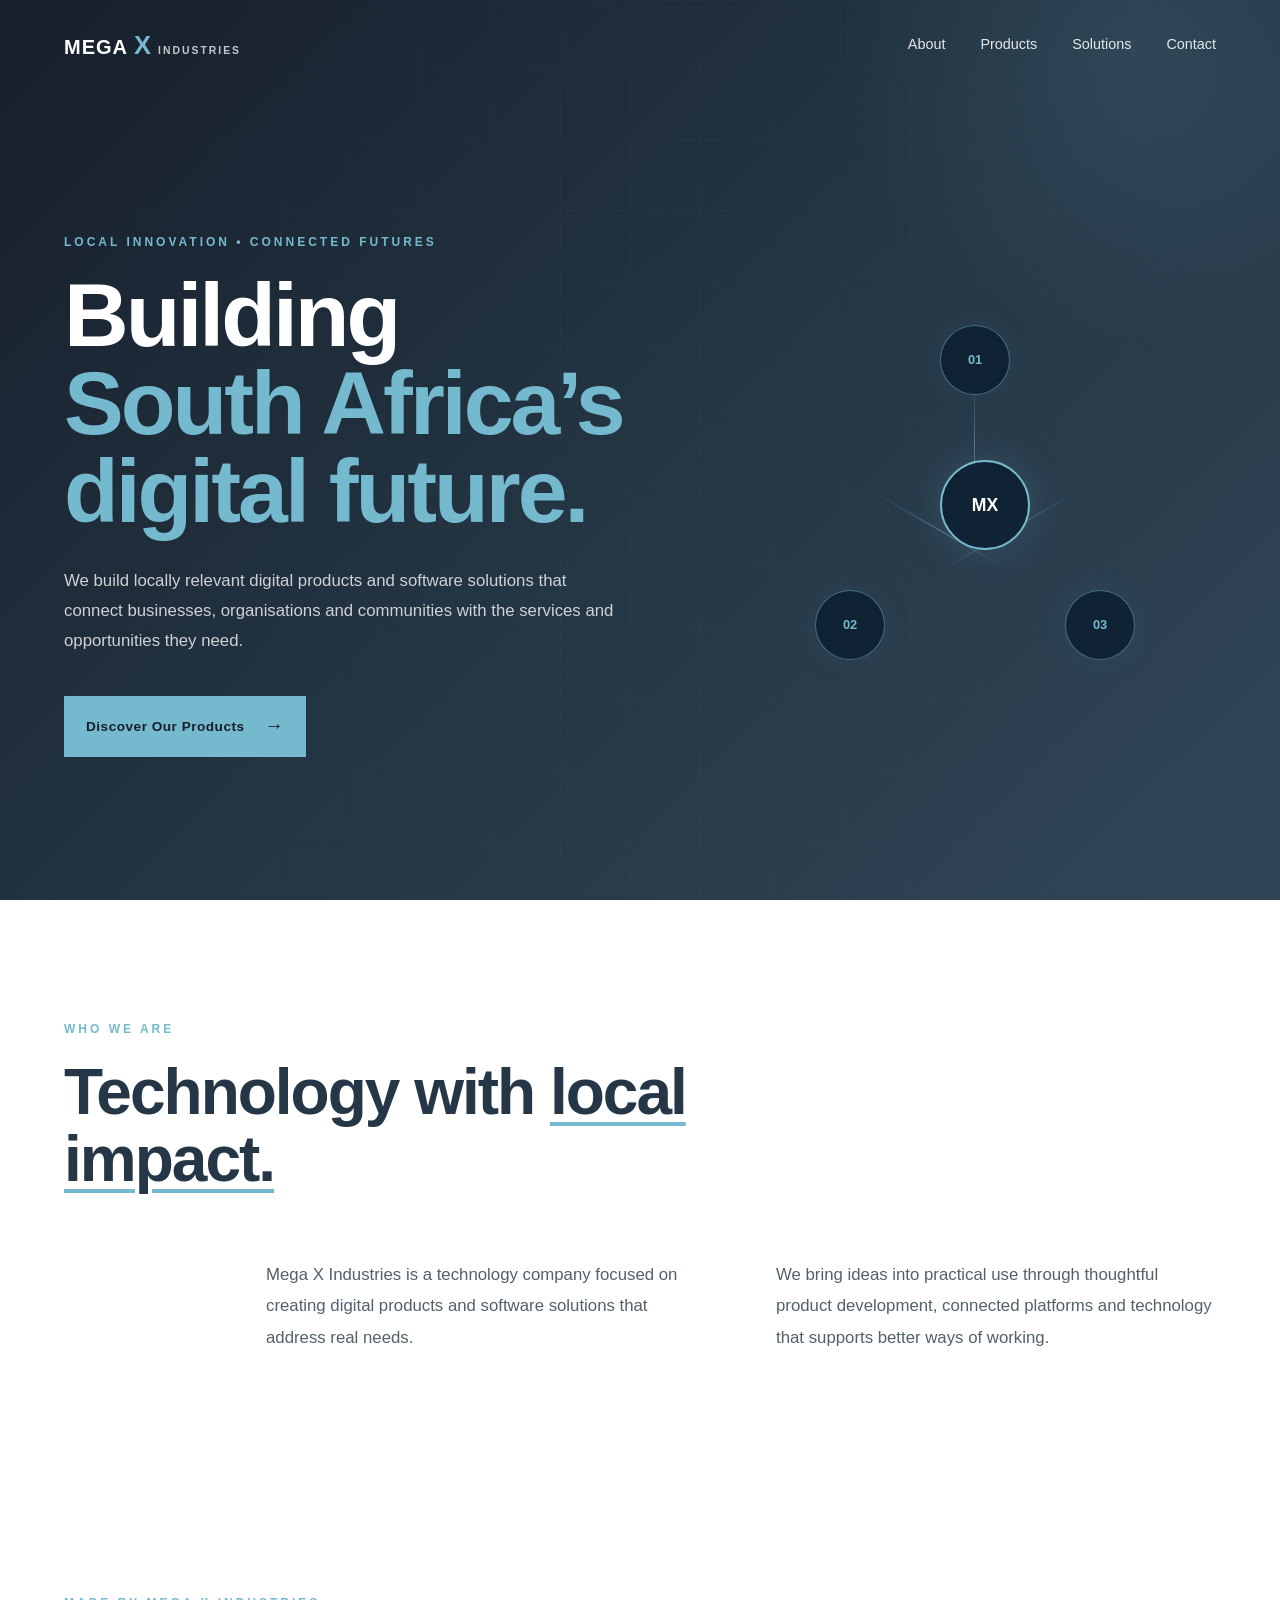
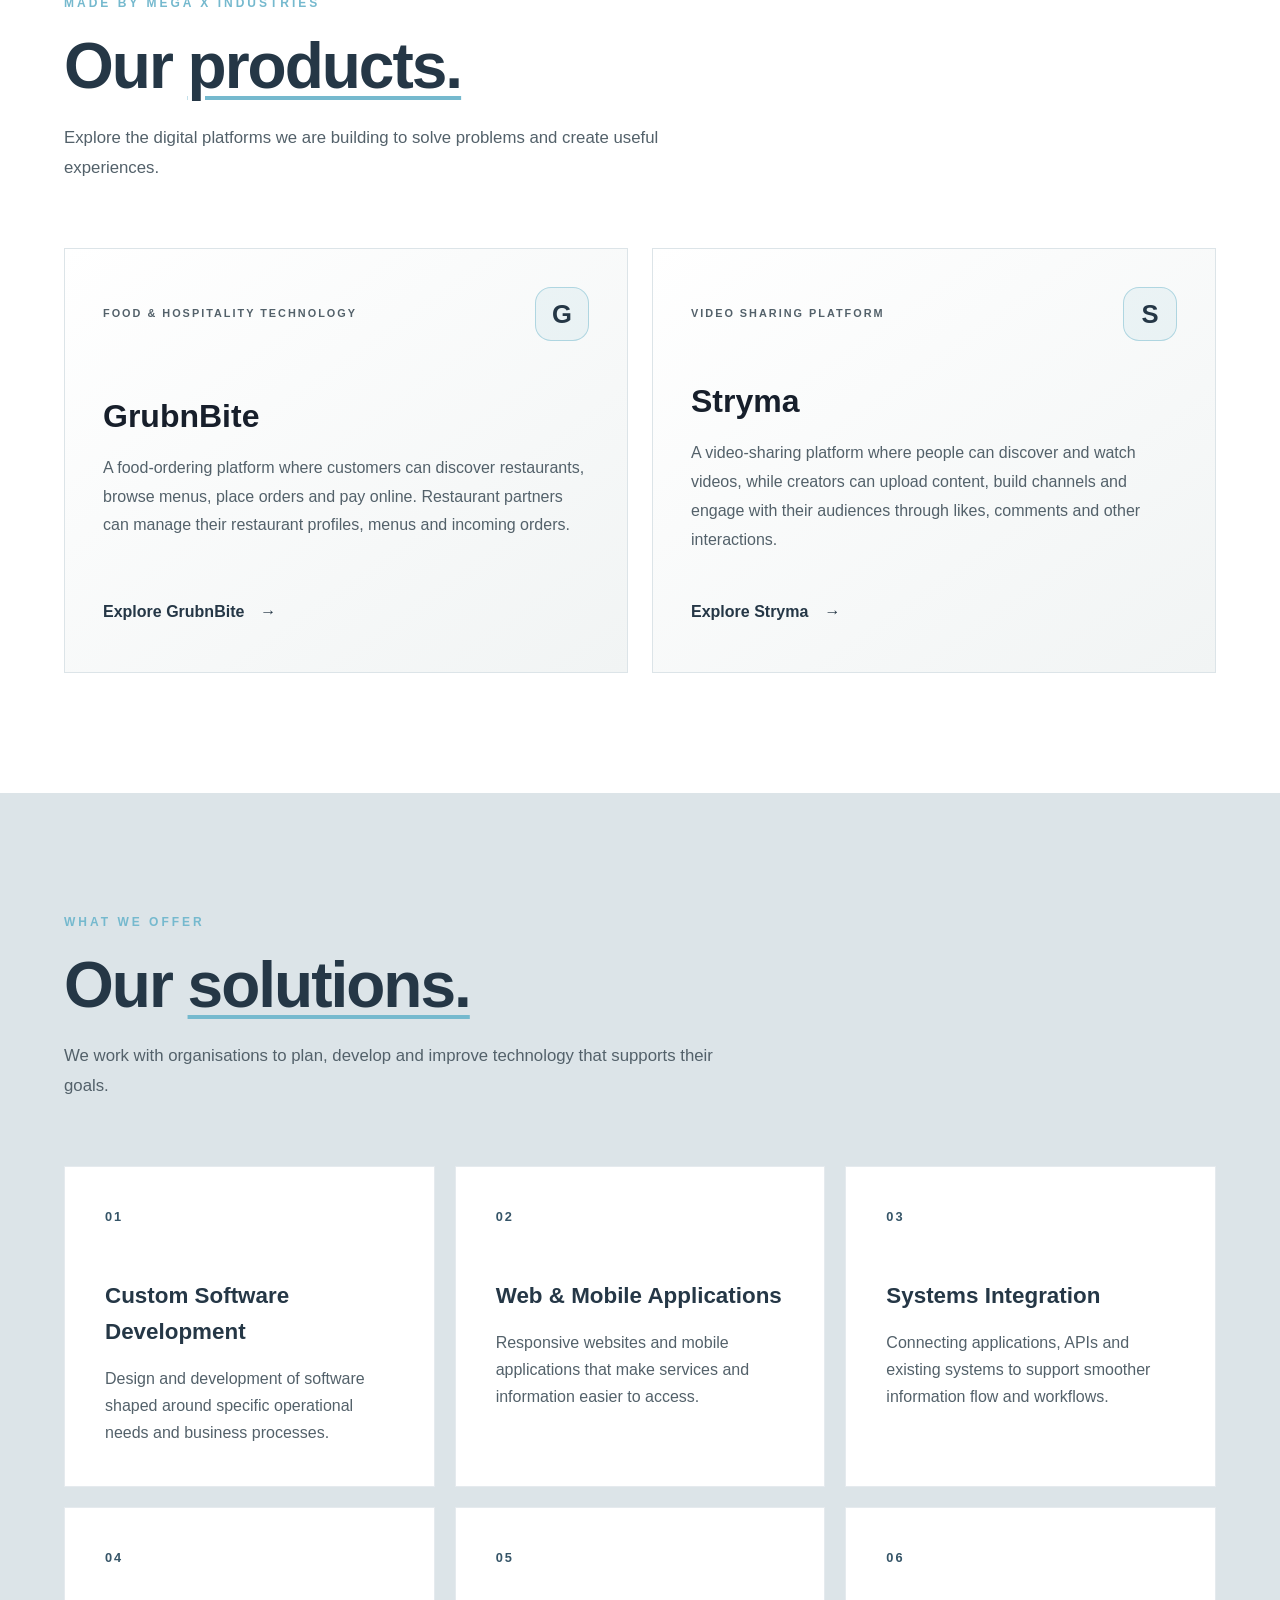
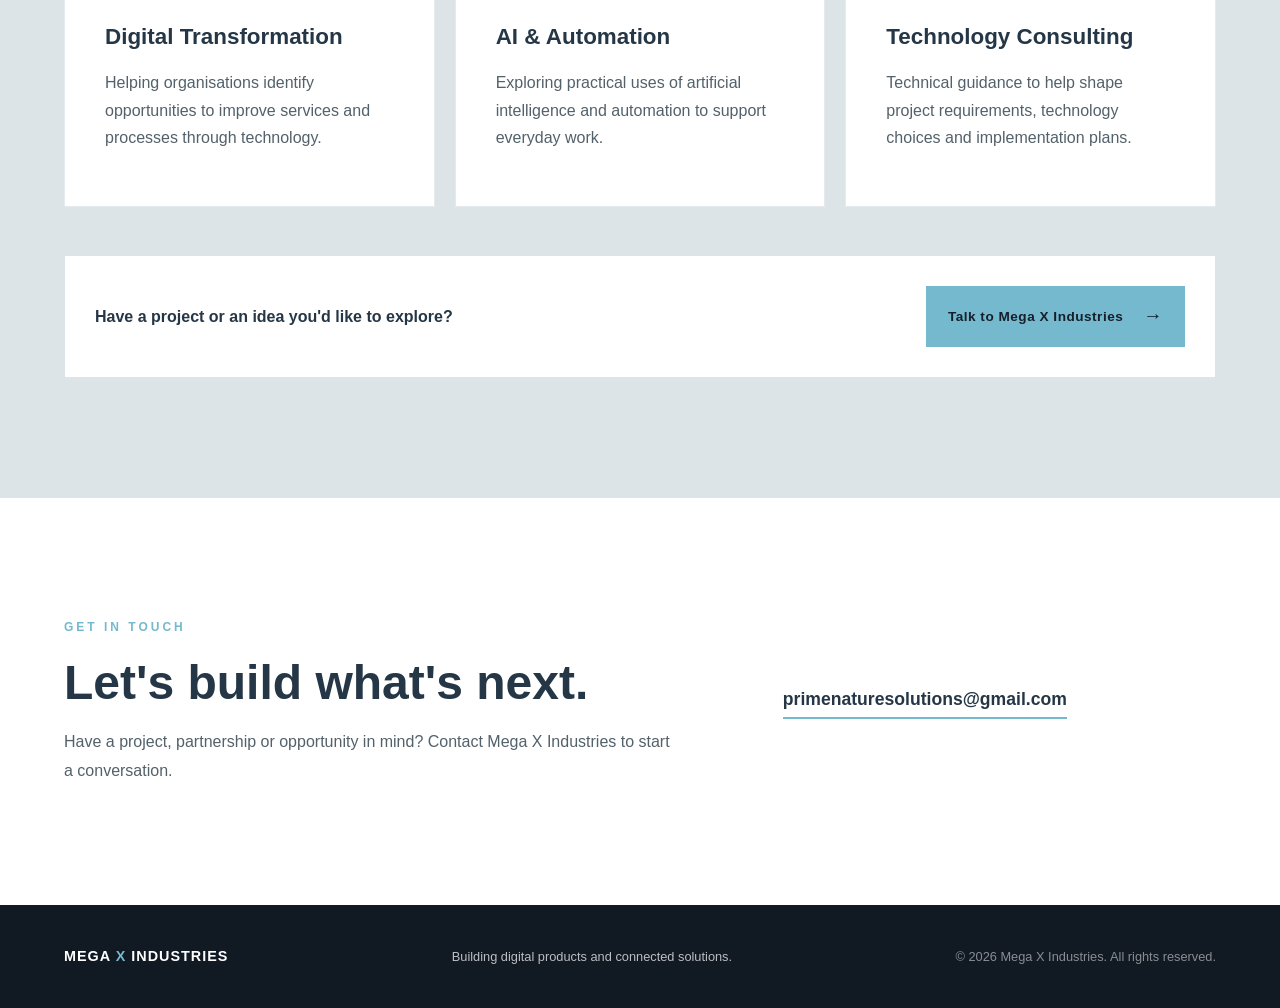
<file: index.html>
<!doctype html>
<html lang="en">
  <head>
    <meta charset="UTF-8" />
    <meta name="viewport" content="width=device-width, initial-scale=1.0" />
    <meta name="description" content="Mega X Industries builds digital products and software solutions for businesses, organisations and people." />
    <meta name="theme-color" content="#171F2B" />
    <title>Mega X Industries | Digital Products &amp; Software Solutions</title>
    <link rel="stylesheet" href="css/style.css" />
    <link rel="stylesheet" href="css/products.css" />
  </head>
  <body>
    <a class="skip-link" href="#main-content">Skip to content</a>

    <header class="navbar">
      <div class="container navbar-content">
        <a href="index.html" class="logo" aria-label="Mega X Industries home">
          <span class="logo-mega">MEGA</span><span class="logo-x">X</span><span class="logo-industries">INDUSTRIES</span>
        </a>
        <nav class="navigation" id="primary-navigation" aria-label="Main navigation">
          <a href="#about">About</a>
          <a href="#products">Products</a>
          <a href="#solutions">Solutions</a>
          <a href="#contact">Contact</a>
        </nav>
        <button class="mobile-menu-button" type="button" aria-controls="primary-navigation" aria-expanded="false" aria-label="Open navigation menu">
          <span aria-hidden="true">☰</span>
        </button>
      </div>
    </header>

    <main id="main-content">
      <section class="hero">
        <div class="hero-pattern" aria-hidden="true"></div>
        <div class="container hero-content">
          <div class="hero-text">
            <p class="eyebrow">LOCAL INNOVATION • CONNECTED FUTURES</p>
            <h1>Building <span>South Africa’s digital future.</span></h1>
            <p class="hero-description">
              We build locally relevant digital products and software solutions that
              connect businesses, organisations and communities with the services
              and opportunities they need.
            </p>
            <a href="#products" class="primary-button">Discover Our Products <span aria-hidden="true">→</span></a>
          </div>
          <div class="hero-visual" aria-hidden="true">
            <div class="network">
              <div class="network-line line-one"></div>
              <div class="network-line line-two"></div>
              <div class="network-line line-three"></div>
              <div class="network-node node-center"><span>MX</span></div>
              <div class="network-node node-one"><span>01</span></div>
              <div class="network-node node-two"><span>02</span></div>
              <div class="network-node node-three"><span>03</span></div>
            </div>
          </div>
        </div>
      </section>

      <section class="about section" id="about">
        <div class="container">
          <div class="section-heading">
            <p class="eyebrow">WHO WE ARE</p>
            <h2>Technology with <span>local impact.</span></h2>
          </div>
          <div class="about-content">
            <p>Mega X Industries is a technology company focused on creating digital products and software solutions that address real needs.</p>
            <p>We bring ideas into practical use through thoughtful product development, connected platforms and technology that supports better ways of working.</p>
          </div>
        </div>
      </section>

      <section class="products section" id="products">
        <div class="container">
          <div class="section-heading">
            <p class="eyebrow">MADE BY MEGA X INDUSTRIES</p>
            <h2>Our <span>products.</span></h2>
            <p class="section-intro">Explore the digital platforms we are building to solve problems and create useful experiences.</p>
          </div>

          <div class="product-grid">
            <article class="product-card product-card-grubnbite">
              <div class="product-card-top">
                <span class="product-category">FOOD &amp; HOSPITALITY TECHNOLOGY</span>
                <span class="product-symbol" aria-hidden="true">G</span>
              </div>
              <div>
                <h3>GrubnBite</h3>
                <p>A food-ordering platform where customers can discover restaurants, browse menus, place orders and pay online. Restaurant partners can manage their restaurant profiles, menus and incoming orders.</p>
              </div>
              <a class="product-link" href="https://grubnbite.com/" target="_blank" rel="noopener noreferrer">Explore GrubnBite <span aria-hidden="true">→</span></a>
            </article>

            <article class="product-card product-card-stryma">
              <div class="product-card-top">
                <span class="product-category">VIDEO SHARING PLATFORM</span>
                <span class="product-symbol" aria-hidden="true">S</span>
              </div>
              <div>
                <h3>Stryma</h3>
                <p>A video-sharing platform where people can discover and watch videos, while creators can upload content, build channels and engage with their audiences through likes, comments and other interactions.</p>
              </div>
              <a class="product-link" href="https://stryma-website.onrender.com/" target="_blank" rel="noopener noreferrer">Explore Stryma <span aria-hidden="true">→</span></a>
            </article>
          </div>
        </div>
      </section>

      <section class="services section" id="solutions">
        <div class="container">
          <div class="section-heading">
            <p class="eyebrow">WHAT WE OFFER</p>
            <h2>Our <span>solutions.</span></h2>
            <p class="section-intro">We work with organisations to plan, develop and improve technology that supports their goals.</p>
          </div>
          <div class="service-grid">
            <article class="service-card">
              <div class="service-number">01</div>
              <h3>Custom Software Development</h3>
              <p>Design and development of software shaped around specific operational needs and business processes.</p>
            </article>
            <article class="service-card">
              <div class="service-number">02</div>
              <h3>Web &amp; Mobile Applications</h3>
              <p>Responsive websites and mobile applications that make services and information easier to access.</p>
            </article>
            <article class="service-card">
              <div class="service-number">03</div>
              <h3>Systems Integration</h3>
              <p>Connecting applications, APIs and existing systems to support smoother information flow and workflows.</p>
            </article>
            <article class="service-card">
              <div class="service-number">04</div>
              <h3>Digital Transformation</h3>
              <p>Helping organisations identify opportunities to improve services and processes through technology.</p>
            </article>
            <article class="service-card">
              <div class="service-number">05</div>
              <h3>AI &amp; Automation</h3>
              <p>Exploring practical uses of artificial intelligence and automation to support everyday work.</p>
            </article>
            <article class="service-card">
              <div class="service-number">06</div>
              <h3>Technology Consulting</h3>
              <p>Technical guidance to help shape project requirements, technology choices and implementation plans.</p>
            </article>
          </div>
          <div class="solutions-cta">
            <p>Have a project or an idea you'd like to explore?</p>
            <a href="#contact" class="primary-button">Talk to Mega X Industries <span aria-hidden="true">→</span></a>
          </div>
        </div>
      </section>

      <section class="contact section" id="contact">
        <div class="container">
          <div class="contact-content">
            <div>
              <p class="eyebrow">GET IN TOUCH</p>
              <h2>Let's build what's next.</h2>
              <p>Have a project, partnership or opportunity in mind? Contact Mega X Industries to start a conversation.</p>
            </div>
            <div class="contact-details">
              <a href="mailto:primenaturesolutions@gmail.com">primenaturesolutions@gmail.com</a>
            </div>
          </div>
        </div>
      </section>
    </main>

    <footer class="footer">
      <div class="container footer-content">
        <div class="footer-logo">MEGA <span>X</span> INDUSTRIES</div>
        <p>Building digital products and connected solutions.</p>
        <p class="copyright">© 2026 Mega X Industries. All rights reserved.</p>
      </div>
    </footer>
    <script src="js/script.js"></script>
  </body>
</html>
</file>
<file: css/style.css>
/* =========================================
   MEGA X INDUSTRIES
   Main Stylesheet
========================================= */

:root {
    --navy: #171F2B;
    --deep-blue: #253746;
    --blue: #304657;
    --soft-cyan: #75B9CE;
    --cyan: var(--soft-cyan);
    --silver-mist: #DCE4E8;
    --cloud-white: #F1F4F4;
    --light-cyan: var(--silver-mist);
    --white: #FFFFFF;
    --light-gray: #DCE4E8;
    --gray: #53616A;
    --dark-text: #253746;
    --border-light: rgba(255, 255, 255, 0.12);
    --container-width: 1200px;
    --transition: 0.3s ease;
}

* {
    margin: 0;
    padding: 0;
    box-sizing: border-box;
}

html {
    scroll-behavior: smooth;
    scroll-padding-top: 24px;
}

body {
    font-family: "Segoe UI", Arial, Helvetica, sans-serif;
    background-color: #F1F4F4;
    color: var(--dark-text);
    line-height: 1.6;
}

a {
    text-decoration: none;
    color: inherit;
}

a:focus-visible,
button:focus-visible {
    outline: 3px solid var(--cyan);
    outline-offset: 4px;
}

img {
    max-width: 100%;
    display: block;
}

.skip-link {
    position: fixed;
    top: 12px;
    left: 12px;
    z-index: 1000;
    padding: 10px 16px;
    transform: translateY(-160%);
    background: var(--white);
    color: var(--navy);
    font-weight: 700;
}

.skip-link:focus {
    transform: translateY(0);
}

.container {
    width: min(90%, var(--container-width));
    margin: 0 auto;
}

/* Navigation */
.navbar {
    position: absolute;
    top: 0;
    left: 0;
    width: 100%;
    z-index: 100;
}

.navbar-content {
    min-height: 90px;
    display: flex;
    align-items: center;
    justify-content: space-between;
    gap: 24px;
}

.logo {
    display: flex;
    align-items: baseline;
    gap: 6px;
    flex-shrink: 0;
    font-weight: 800;
    letter-spacing: 1px;
}

.logo-mega {
    color: var(--white);
    font-size: 1.25rem;
}

.logo-x {
    color: var(--cyan);
    font-size: 1.6rem;
}

.logo-industries {
    color: rgba(255, 255, 255, 0.75);
    font-size: 0.65rem;
    letter-spacing: 2px;
}

.navigation {
    display: flex;
    align-items: center;
    gap: 35px;
}

.navigation a {
    position: relative;
    color: rgba(255, 255, 255, 0.88);
    font-size: 0.9rem;
    font-weight: 500;
    transition: var(--transition);
}

.navigation a::after {
    content: "";
    position: absolute;
    left: 0;
    bottom: -8px;
    width: 0;
    height: 2px;
    background-color: var(--cyan);
    transition: var(--transition);
}

.navigation a:hover {
    color: var(--white);
}

.navigation a:hover::after {
    width: 100%;
}

.mobile-menu-button {
    display: none;
    align-items: center;
    justify-content: center;
    min-width: 44px;
    min-height: 44px;
    padding: 8px 12px;
    border: 1px solid var(--border-light);
    border-radius: 4px;
    background: transparent;
    color: var(--white);
    font-size: 1.4rem;
    line-height: 1;
    cursor: pointer;
}

/* Hero */
.hero {
    position: relative;
    min-height: 100vh;
    display: flex;
    align-items: center;
    overflow: hidden;
    background: linear-gradient(135deg, var(--navy) 0%, var(--deep-blue) 55%, var(--blue) 100%);
    color: var(--white);
}

.hero::before {
    content: "";
    position: absolute;
    width: 600px;
    height: 600px;
    top: -250px;
    right: -150px;
    border-radius: 50%;
    background: radial-gradient(circle, rgba(117, 185, 206, 0.12), transparent 70%);
    pointer-events: none;
}

.hero-pattern {
    position: absolute;
    inset: 0;
    opacity: 0.12;
    background-image:
        linear-gradient(rgba(117, 185, 206, 0.3) 1px, transparent 1px),
        linear-gradient(90deg, rgba(117, 185, 206, 0.3) 1px, transparent 1px);
    background-size: 70px 70px;
    mask-image: linear-gradient(to right, transparent, black 55%, transparent);
    pointer-events: none;
}

.hero-content {
    position: relative;
    z-index: 2;
    display: grid;
    grid-template-columns: 1.1fr 0.9fr;
    gap: 80px;
    align-items: center;
    padding-top: 90px;
}

.eyebrow {
    color: var(--cyan);
    font-size: 0.75rem;
    font-weight: 700;
    letter-spacing: 3px;
    margin-bottom: 20px;
}

.hero h1 {
    max-width: 700px;
    font-size: clamp(3.2rem, 7vw, 6.2rem);
    line-height: 0.98;
    letter-spacing: -3px;
    margin-bottom: 30px;
}

.hero h1 span {
    display: block;
    color: var(--cyan);
}

.hero-description {
    max-width: 560px;
    color: rgba(255, 255, 255, 0.78);
    font-size: 1.05rem;
    line-height: 1.8;
    margin-bottom: 40px;
}

.primary-button {
    display: inline-flex;
    align-items: center;
    gap: 20px;
    min-height: 48px;
    padding: 15px 22px;
    background-color: var(--cyan);
    color: var(--navy);
    font-size: 0.85rem;
    font-weight: 700;
    letter-spacing: 0.5px;
    transition: var(--transition);
}

.primary-button span {
    font-size: 1.2rem;
    transition: var(--transition);
}

.primary-button:hover {
    background-color: var(--light-cyan);
    transform: translateY(-3px);
}

.primary-button:hover span {
    transform: translateX(5px);
}

/* Hero network graphic */
.hero-visual {
    min-height: 500px;
    display: flex;
    align-items: center;
    justify-content: center;
}

.network {
    position: relative;
    width: 400px;
    height: 400px;
}

.network-node {
    position: absolute;
    width: 70px;
    height: 70px;
    display: flex;
    align-items: center;
    justify-content: center;
    border: 1px solid rgba(117, 185, 206, 0.5);
    border-radius: 50%;
    color: var(--cyan);
    font-size: 0.8rem;
    font-weight: 700;
    background: rgba(7, 27, 44, 0.75);
    backdrop-filter: blur(8px);
    box-shadow: 0 0 30px rgba(117, 185, 206, 0.08);
}

.node-center {
    top: 165px;
    left: 165px;
    width: 90px;
    height: 90px;
    border: 2px solid var(--cyan);
    color: var(--white);
    font-size: 1.1rem;
    box-shadow: 0 0 40px rgba(117, 185, 206, 0.2);
}

.node-one {
    top: 30px;
    left: 165px;
}

.node-two {
    bottom: 35px;
    left: 40px;
}

.node-three {
    bottom: 35px;
    right: 40px;
}

.network-line {
    position: absolute;
    height: 1px;
    background: linear-gradient(90deg, transparent, var(--cyan), transparent);
    opacity: 0.5;
    transform-origin: center;
}

.line-one {
    width: 135px;
    top: 150px;
    left: 132px;
    transform: rotate(90deg);
}

.line-two {
    width: 150px;
    top: 235px;
    left: 90px;
    transform: rotate(30deg);
}

.line-three {
    width: 150px;
    top: 235px;
    right: 90px;
    transform: rotate(-30deg);
}

/* Shared sections */
.section {
    padding: 120px 0;
}

.section-heading {
    max-width: 750px;
    margin-bottom: 65px;
}

.section-heading h2 {
    font-size: clamp(2.4rem, 5vw, 4rem);
    line-height: 1.05;
    letter-spacing: -2px;
}

.section-heading h2 span {
    color: var(--deep-blue);
    text-decoration: underline;
    text-decoration-color: var(--soft-cyan);
    text-decoration-thickness: 4px;
    text-underline-offset: 8px;
}

/* About */
.about {
    background-color: var(--white);
}

.about-content {
    display: grid;
    grid-template-columns: 1fr 1fr;
    gap: 70px;
    max-width: 950px;
    margin-left: auto;
}

.about-content p {
    color: var(--gray);
    font-size: 1.05rem;
    line-height: 1.9;
}

/* Services */
.services {
    background-color: var(--light-gray);
}

.service-grid {
    display: grid;
    grid-template-columns: repeat(3, minmax(0, 1fr));
    gap: 20px;
}

.service-card {
    position: relative;
    padding: 40px;
    min-height: 300px;
    background-color: var(--white);
    border: 1px solid #e5eaee;
    transition: var(--transition);
}

.service-card:hover {
    transform: translateY(-8px);
    border-color: var(--cyan);
    box-shadow: 0 20px 50px rgba(7, 27, 44, 0.08);
}

.service-number {
    color: #365568;
    font-size: 0.8rem;
    font-weight: 700;
    letter-spacing: 2px;
    margin-bottom: 50px;
}

.service-card h3 {
    font-size: 1.4rem;
    margin-bottom: 15px;
}

.service-card p {
    color: var(--gray);
    line-height: 1.7;
}

/* Contact */
.contact {
    background-color: var(--white);
}

.contact-content {
    display: grid;
    grid-template-columns: 1fr 0.7fr;
    gap: 100px;
    align-items: center;
}

.contact-content h2 {
    margin-bottom: 18px;
    font-size: clamp(2rem, 4vw, 3rem);
    line-height: 1.1;
}

.contact-content > div:first-child > p:last-child {
    max-width: 620px;
    color: var(--gray);
    line-height: 1.8;
}

.contact-details a {
    display: inline-block;
    overflow-wrap: anywhere;
    color: var(--deep-blue);
    font-size: 1.1rem;
    font-weight: 700;
    border-bottom: 2px solid var(--cyan);
    padding-bottom: 4px;
    transition: var(--transition);
}

.contact-details a:hover {
    color: #365568;
}

/* Footer */
.footer {
    padding: 40px 0;
    background-color: #111923;
    color: rgba(255, 255, 255, 0.72);
}

.footer-content {
    display: flex;
    align-items: center;
    justify-content: space-between;
    gap: 30px;
}

.footer-logo {
    color: var(--white);
    font-size: 0.9rem;
    font-weight: 800;
    letter-spacing: 1px;
}

.footer-logo span {
    color: var(--cyan);
}

.footer-content p {
    font-size: 0.8rem;
}

.copyright {
    opacity: 0.7;
}

/* Responsive layout */
@media (max-width: 900px) {
    .hero-content {
        grid-template-columns: 1fr;
        gap: 20px;
        padding-top: 130px;
    }

    .hero-visual {
        min-height: 350px;
    }

    .network {
        transform: scale(0.8);
    }

    .about-content {
        grid-template-columns: 1fr;
        gap: 30px;
        margin-left: 0;
    }

    .service-grid {
        grid-template-columns: repeat(2, minmax(0, 1fr));
    }

    .contact-content {
        grid-template-columns: 1fr;
        gap: 40px;
    }
}

@media (max-width: 600px) {
    .navbar-content {
        min-height: 75px;
    }

    .logo-industries {
        display: none;
    }

    .mobile-menu-button {
        display: inline-flex;
    }

    .navigation {
        flex-wrap: wrap;
        justify-content: flex-end;
        gap: 12px 18px;
    }

    .navbar.mobile-menu-ready .navigation {
        position: absolute;
        top: 100%;
        right: 0;
        display: none;
        flex-direction: column;
        align-items: stretch;
        gap: 0;
        width: min(260px, 90vw);
        padding: 8px 0;
        border: 1px solid var(--border-light);
        background: var(--navy);
        box-shadow: 0 12px 28px rgba(0, 0, 0, 0.25);
    }

    .navbar.mobile-menu-ready .navigation.navigation-open {
        display: flex;
    }

    .navigation a {
        display: block;
        padding: 10px 0;
        font-size: 0.8rem;
    }

    .navbar.mobile-menu-ready .navigation a {
        padding: 12px 18px;
        font-size: 0.9rem;
    }

    .navigation a::after {
        display: none;
    }

    .hero h1 {
        font-size: 3.2rem;
        letter-spacing: -2px;
    }

    .hero-description {
        font-size: 0.95rem;
    }

    .section {
        padding: 80px 0;
    }

    .section-heading {
        margin-bottom: 45px;
    }

    .section-heading h2 {
        font-size: 2.5rem;
    }

    .service-grid {
        grid-template-columns: 1fr;
    }

    .service-card {
        min-height: auto;
        padding: 30px;
    }

    .footer-content {
        flex-direction: column;
        align-items: flex-start;
    }

    .hero-visual {
        min-height: 300px;
    }

    .network {
        transform: scale(0.65);
    }
}

@media (prefers-reduced-motion: reduce) {
    *,
    *::before,
    *::after {
        scroll-behavior: auto !important;
        transition-duration: 0.01ms !important;
        animation-duration: 0.01ms !important;
        animation-iteration-count: 1 !important;
    }
}


/* Scroll reveal enhancement (content remains visible without JavaScript support). */
.section-hidden {
    opacity: 0;
    transform: translateY(24px);
    transition: opacity 0.6s ease, transform 0.6s ease;
}

.section-visible {
    opacity: 1;
    transform: translateY(0);
}

@media (prefers-reduced-motion: reduce) {
    .section-hidden,
    .section-visible {
        opacity: 1;
        transform: none;
        transition: none;
    }
}
</file>
<file: css/products.css>
/* Product cards and the Our Products section */
.section-intro {
    max-width: 680px;
    margin-top: 22px;
    color: var(--gray);
    font-size: 1.05rem;
    line-height: 1.8;
}

.products {
    background: var(--white);
}

.product-grid {
    display: grid;
    grid-template-columns: repeat(2, minmax(0, 1fr));
    gap: 24px;
}

.product-card {
    min-height: 350px;
    display: flex;
    flex-direction: column;
    justify-content: space-between;
    gap: 35px;
    padding: 38px;
    border: 1px solid #DCE4E8;
    background: linear-gradient(145deg, #FFFFFF, #F1F4F4);
    transition: var(--transition);
}

.product-card:hover {
    transform: translateY(-7px);
    border-color: var(--cyan);
    box-shadow: 0 20px 50px rgba(7, 27, 44, 0.08);
}

.product-card-top {
    display: flex;
    align-items: center;
    justify-content: space-between;
    gap: 16px;
}

.product-category {
    color: var(--gray);
    font-size: 0.68rem;
    font-weight: 700;
    letter-spacing: 2px;
}

.product-symbol {
    width: 54px;
    height: 54px;
    display: grid;
    place-items: center;
    flex-shrink: 0;
    border: 1px solid rgba(117, 185, 206, 0.5);
    border-radius: 16px;
    color: var(--deep-blue);
    background: rgba(117, 185, 206, 0.1);
    font-size: 1.6rem;
    font-weight: 800;
}

.product-card h3 {
    margin-bottom: 12px;
    color: var(--navy);
    font-size: 2rem;
}

.product-card p {
    max-width: 520px;
    color: var(--gray);
    line-height: 1.8;
}

.product-link {
    display: inline-flex;
    align-items: center;
    gap: 16px;
    width: fit-content;
    min-height: 44px;
    color: var(--deep-blue);
    font-weight: 700;
}

.product-link span {
    color: #253746;
    transition: var(--transition);
}

.product-link:hover span {
    transform: translateX(5px);
}

.solutions-cta {
    display: flex;
    align-items: center;
    justify-content: space-between;
    gap: 24px;
    margin-top: 48px;
    padding: 30px;
    background: var(--white);
    border: 1px solid #DCE4E8;
}

.solutions-cta p {
    color: var(--dark-text);
    font-weight: 600;
}

@media (max-width: 900px) {
    .product-grid {
        gap: 18px;
    }

    .product-card {
        padding: 30px;
    }
}

@media (max-width: 600px) {
    .product-grid {
        grid-template-columns: 1fr;
    }

    .product-card {
        min-height: 320px;
        padding: 28px;
    }

    .solutions-cta {
        align-items: flex-start;
        flex-direction: column;
    }
}
</file>
